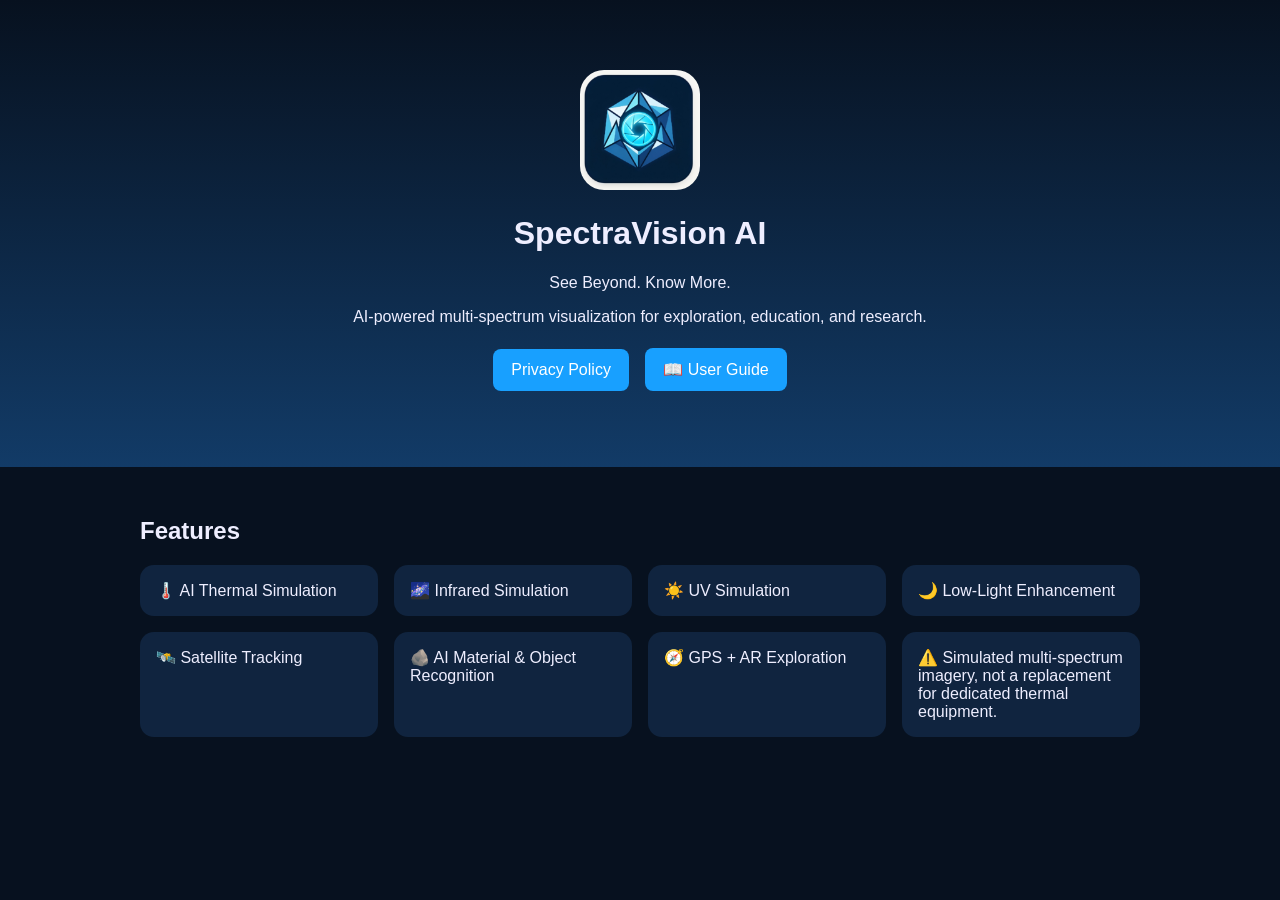
<file: index.html>
<!doctype html><html><head><meta charset='utf-8'><meta name='viewport' content='width=device-width,initial-scale=1'><link rel='stylesheet' href='style.css'><title>SpectraVision AI</title></head><body><header><img src='icon.jpg'><h1>SpectraVision AI</h1><p>See Beyond. Know More.</p><p>AI-powered multi-spectrum visualization for exploration, education, and research.</p><a class='btn' href='privacy.html'>Privacy Policy</a>
<a class='btn' href='user-guide.html'>📖 User Guide</a></header><section><h2>Features</h2><div class='grid'><div class='card'>🌡️ AI Thermal Simulation</div><div class='card'>🌌 Infrared Simulation</div><div class='card'>☀️ UV Simulation</div><div class='card'>🌙 Low-Light Enhancement</div><div class='card'>🛰️ Satellite Tracking</div><div class='card'>🪨 AI Material & Object Recognition</div><div class='card'>🧭 GPS + AR Exploration</div><div class='card'>⚠️ Simulated multi-spectrum imagery, not a replacement for dedicated thermal equipment.</div></div></section></body></html>
</file>
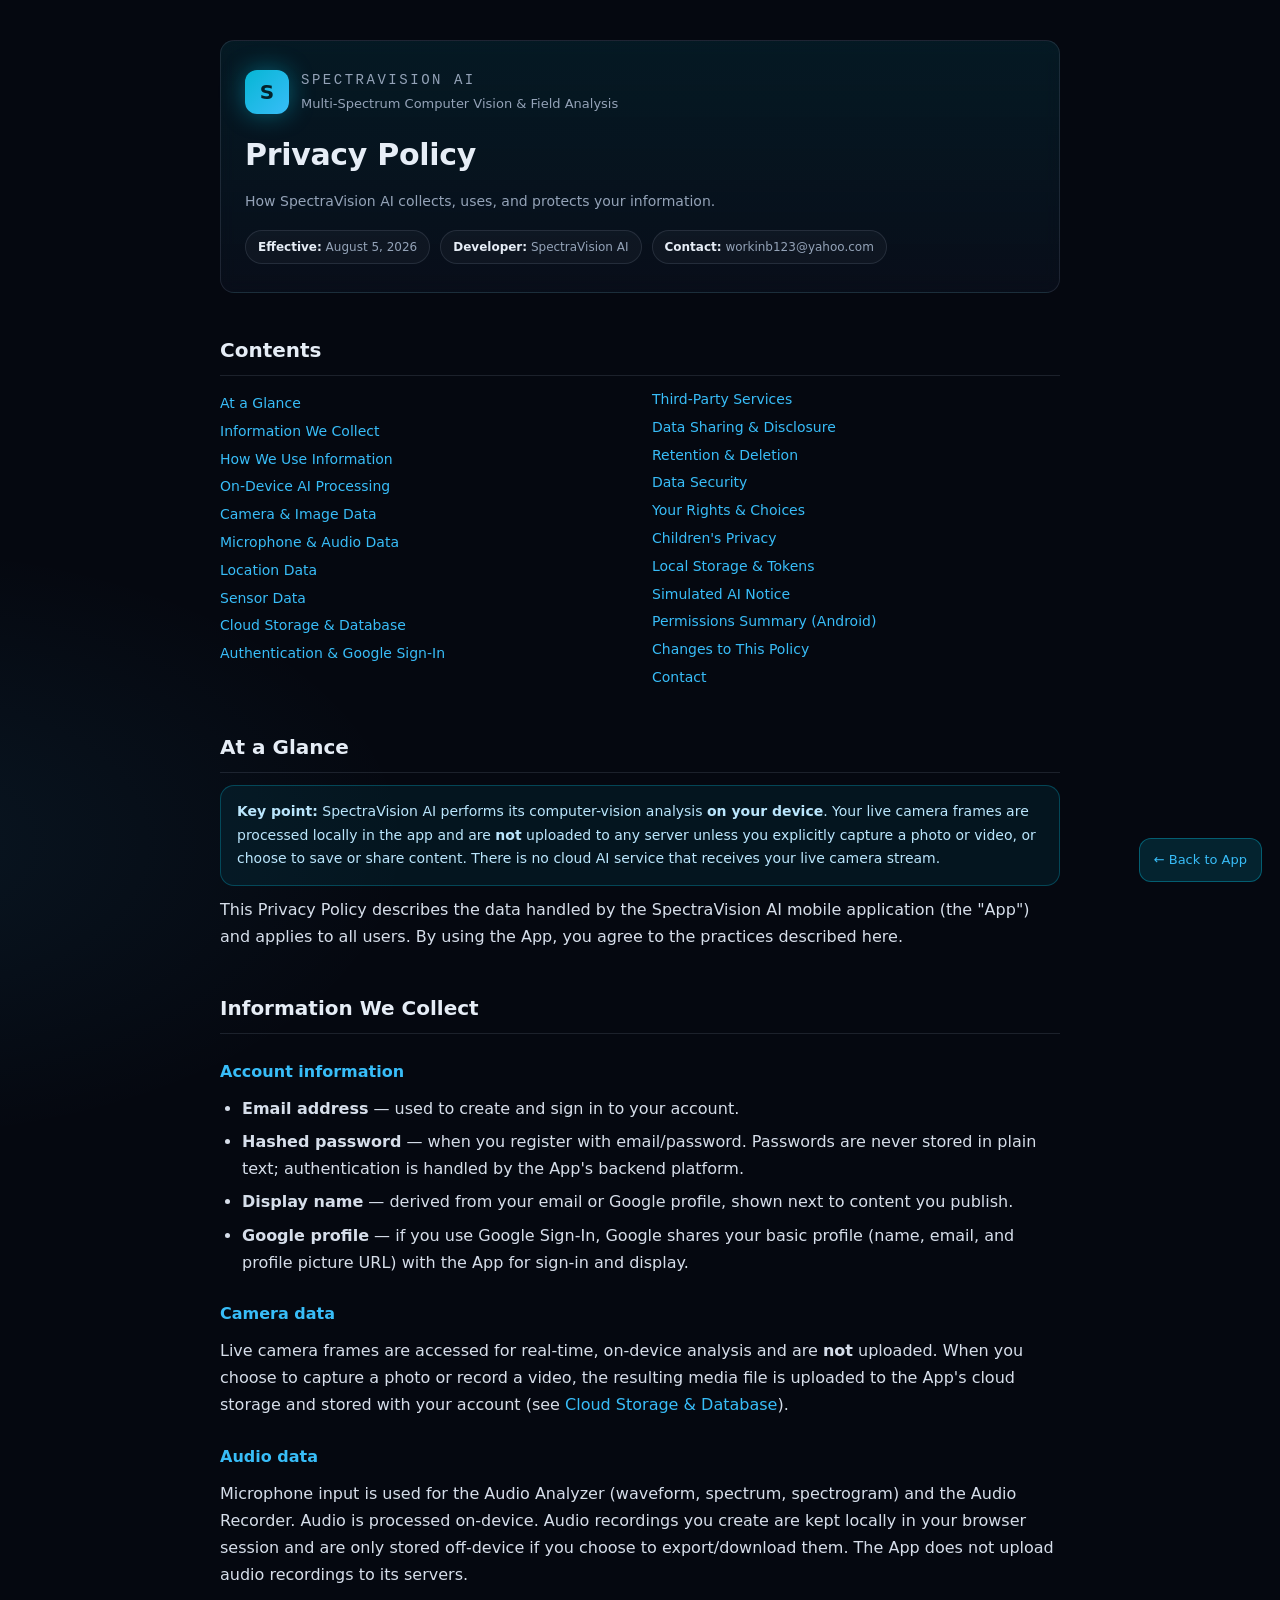
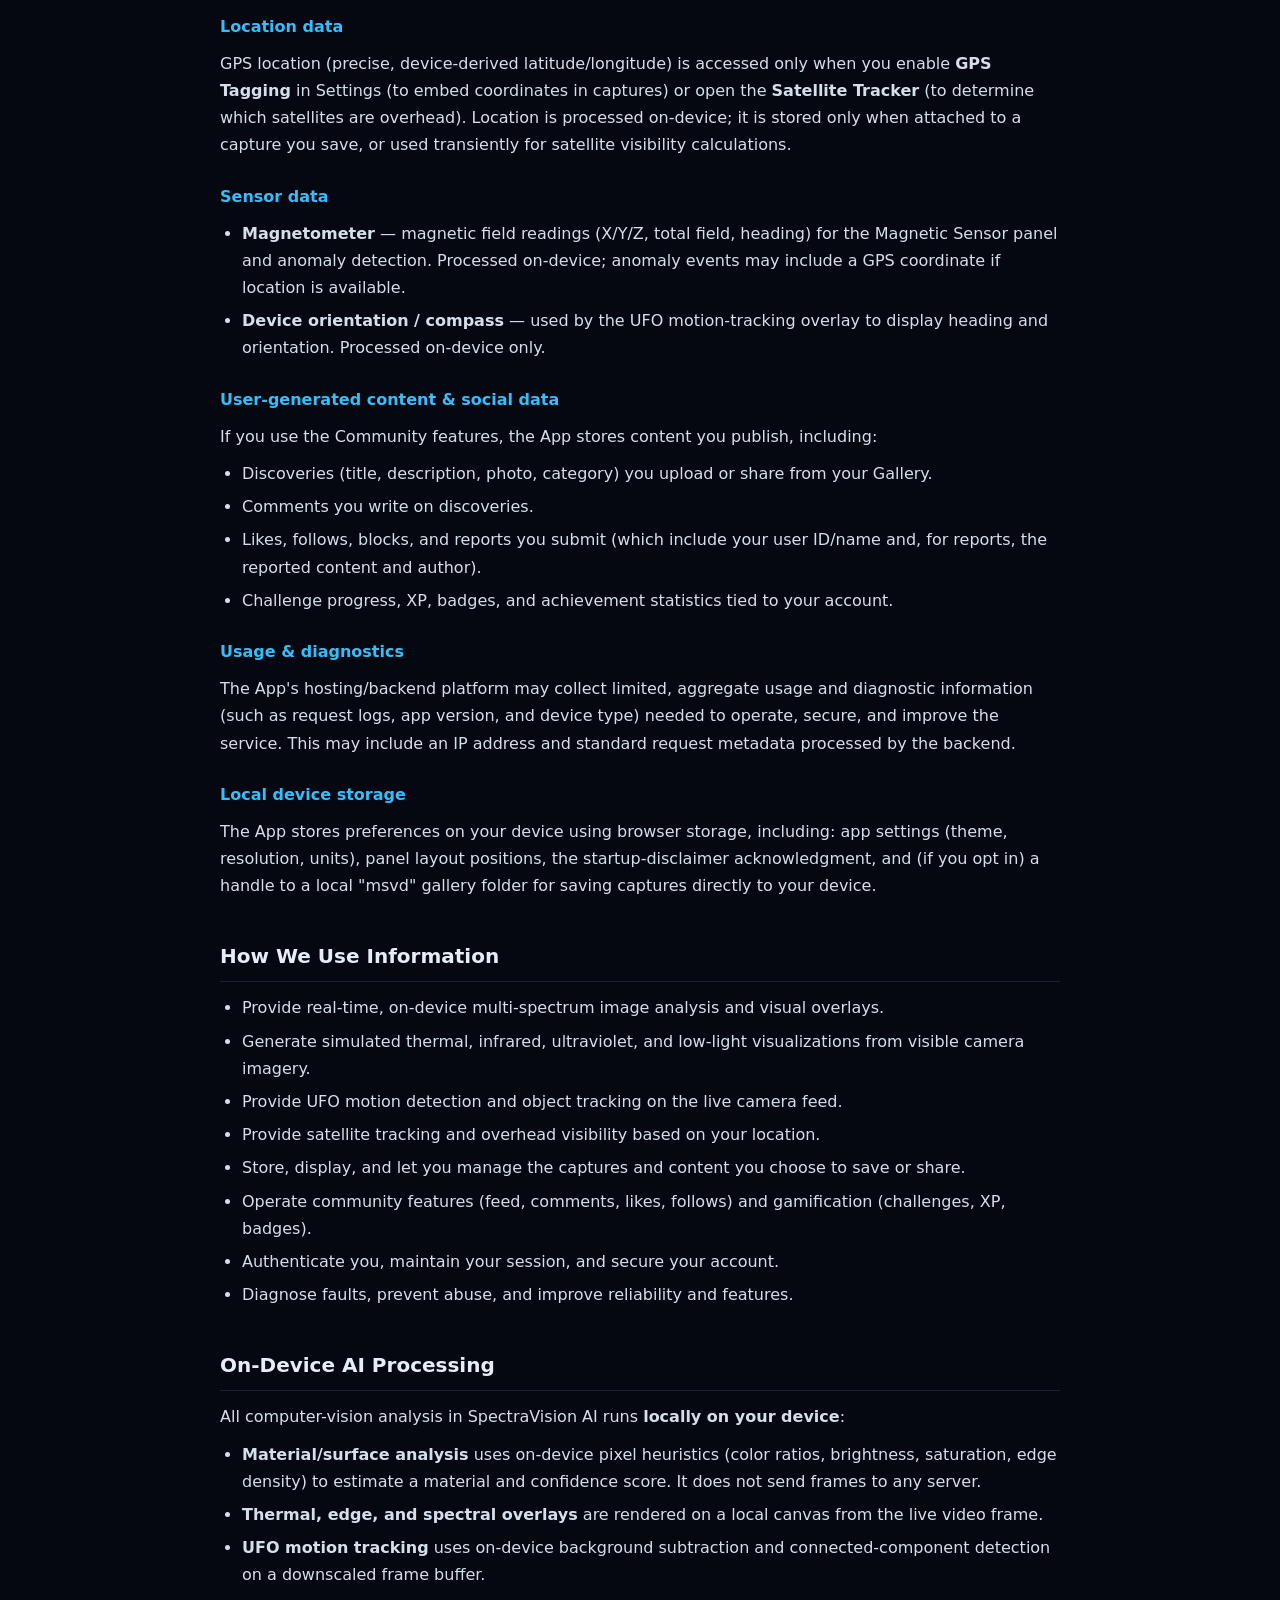
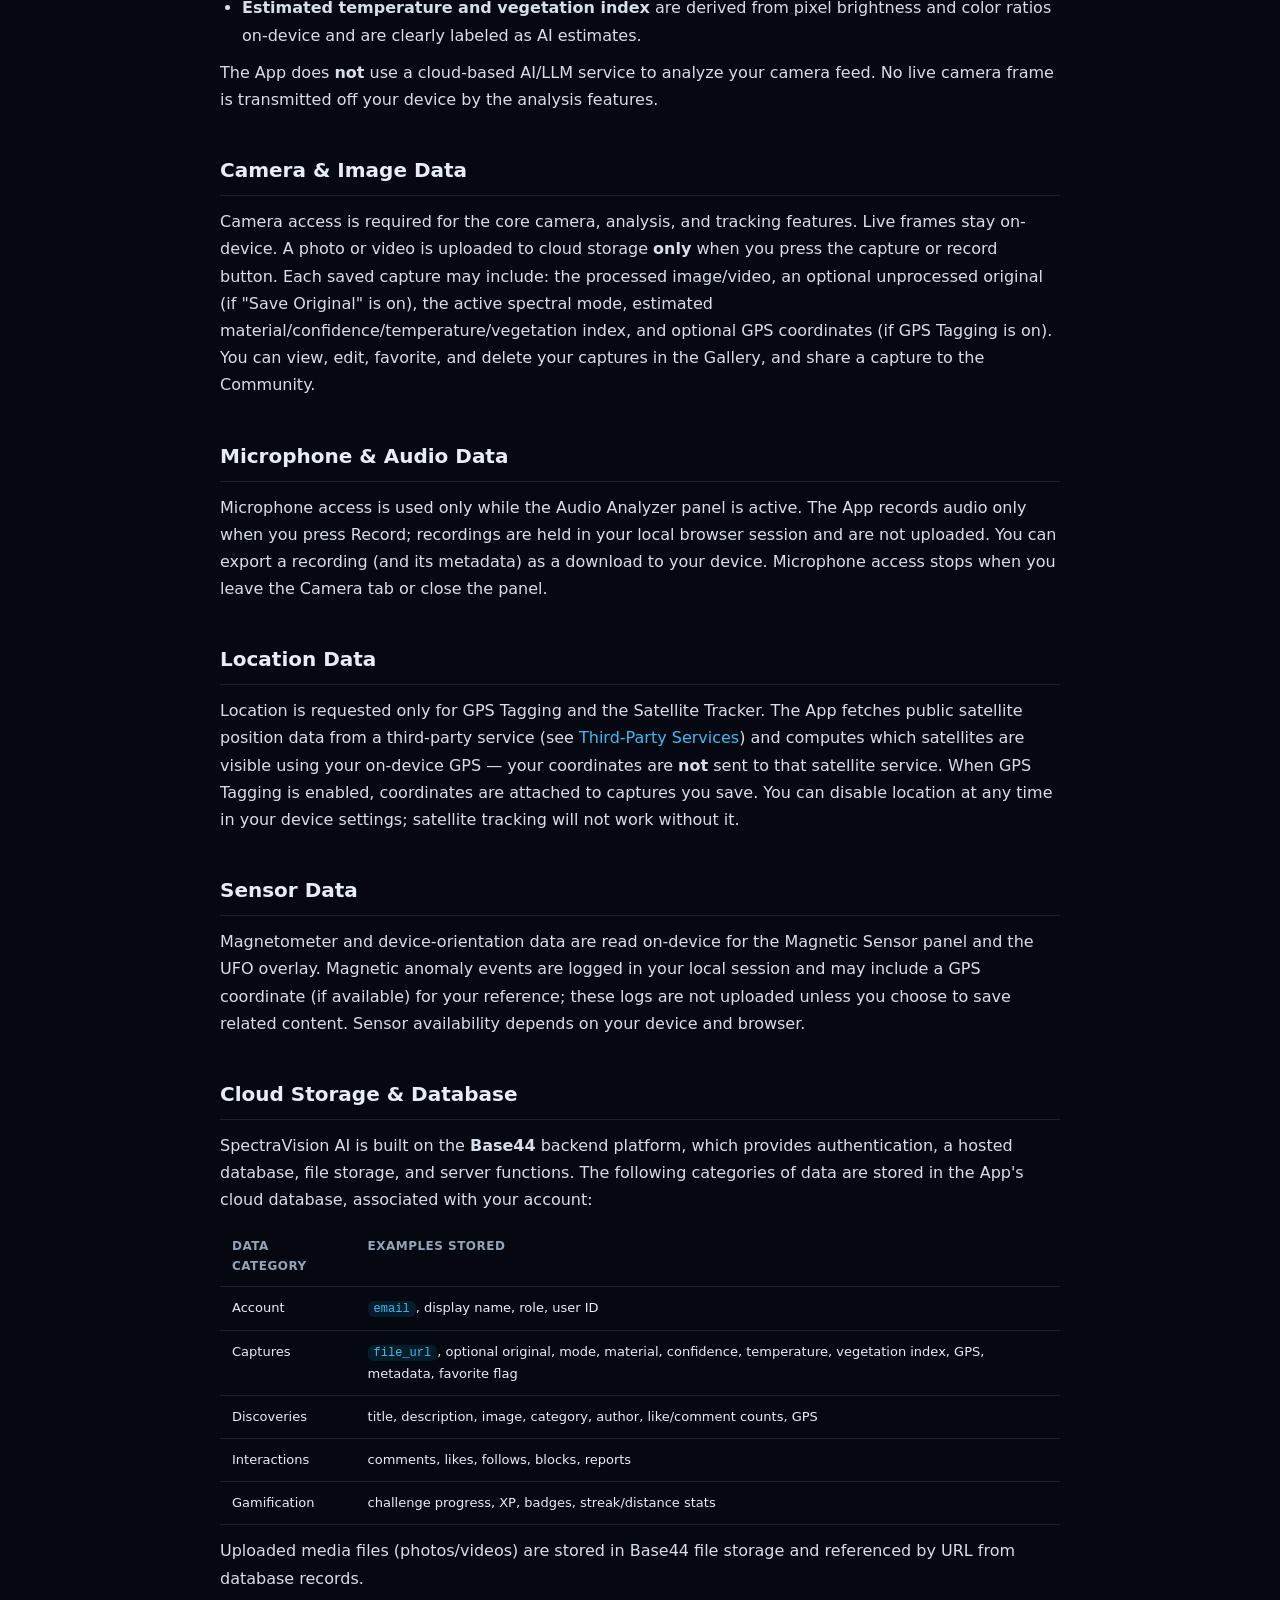
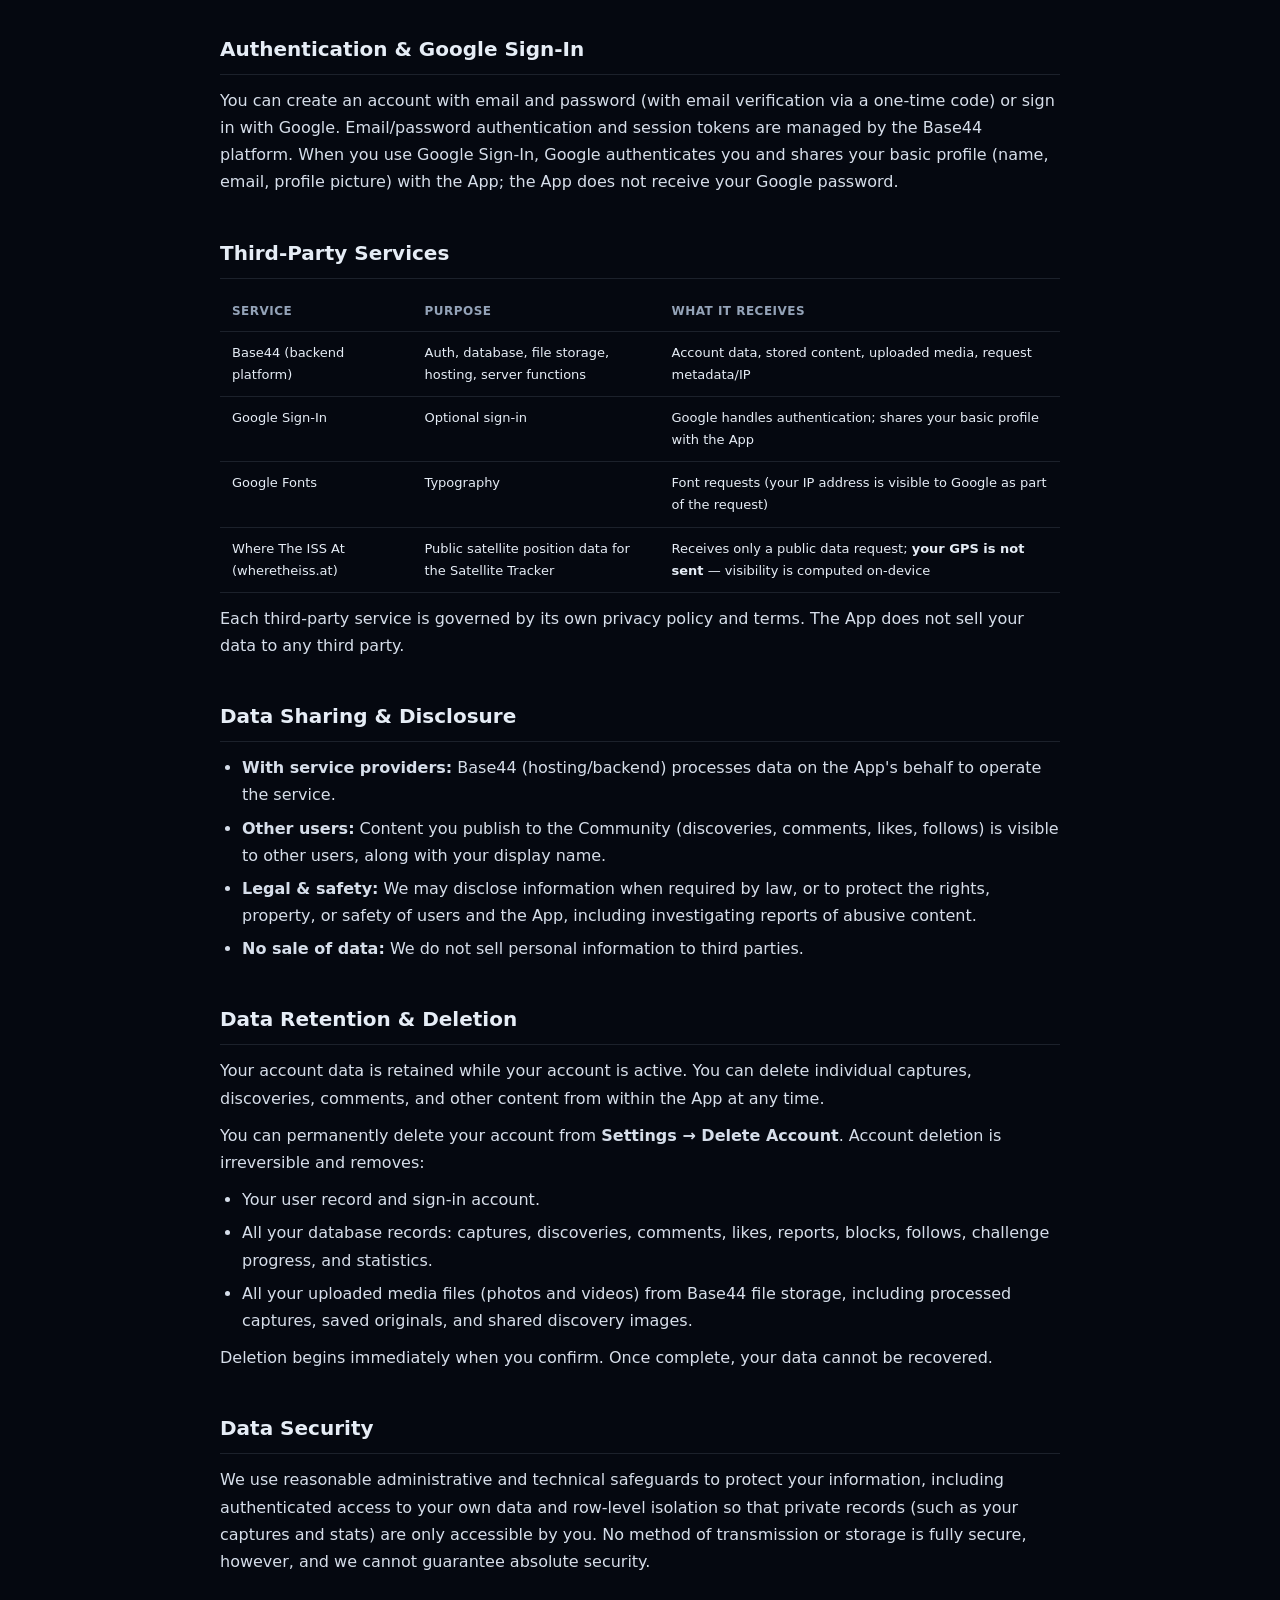
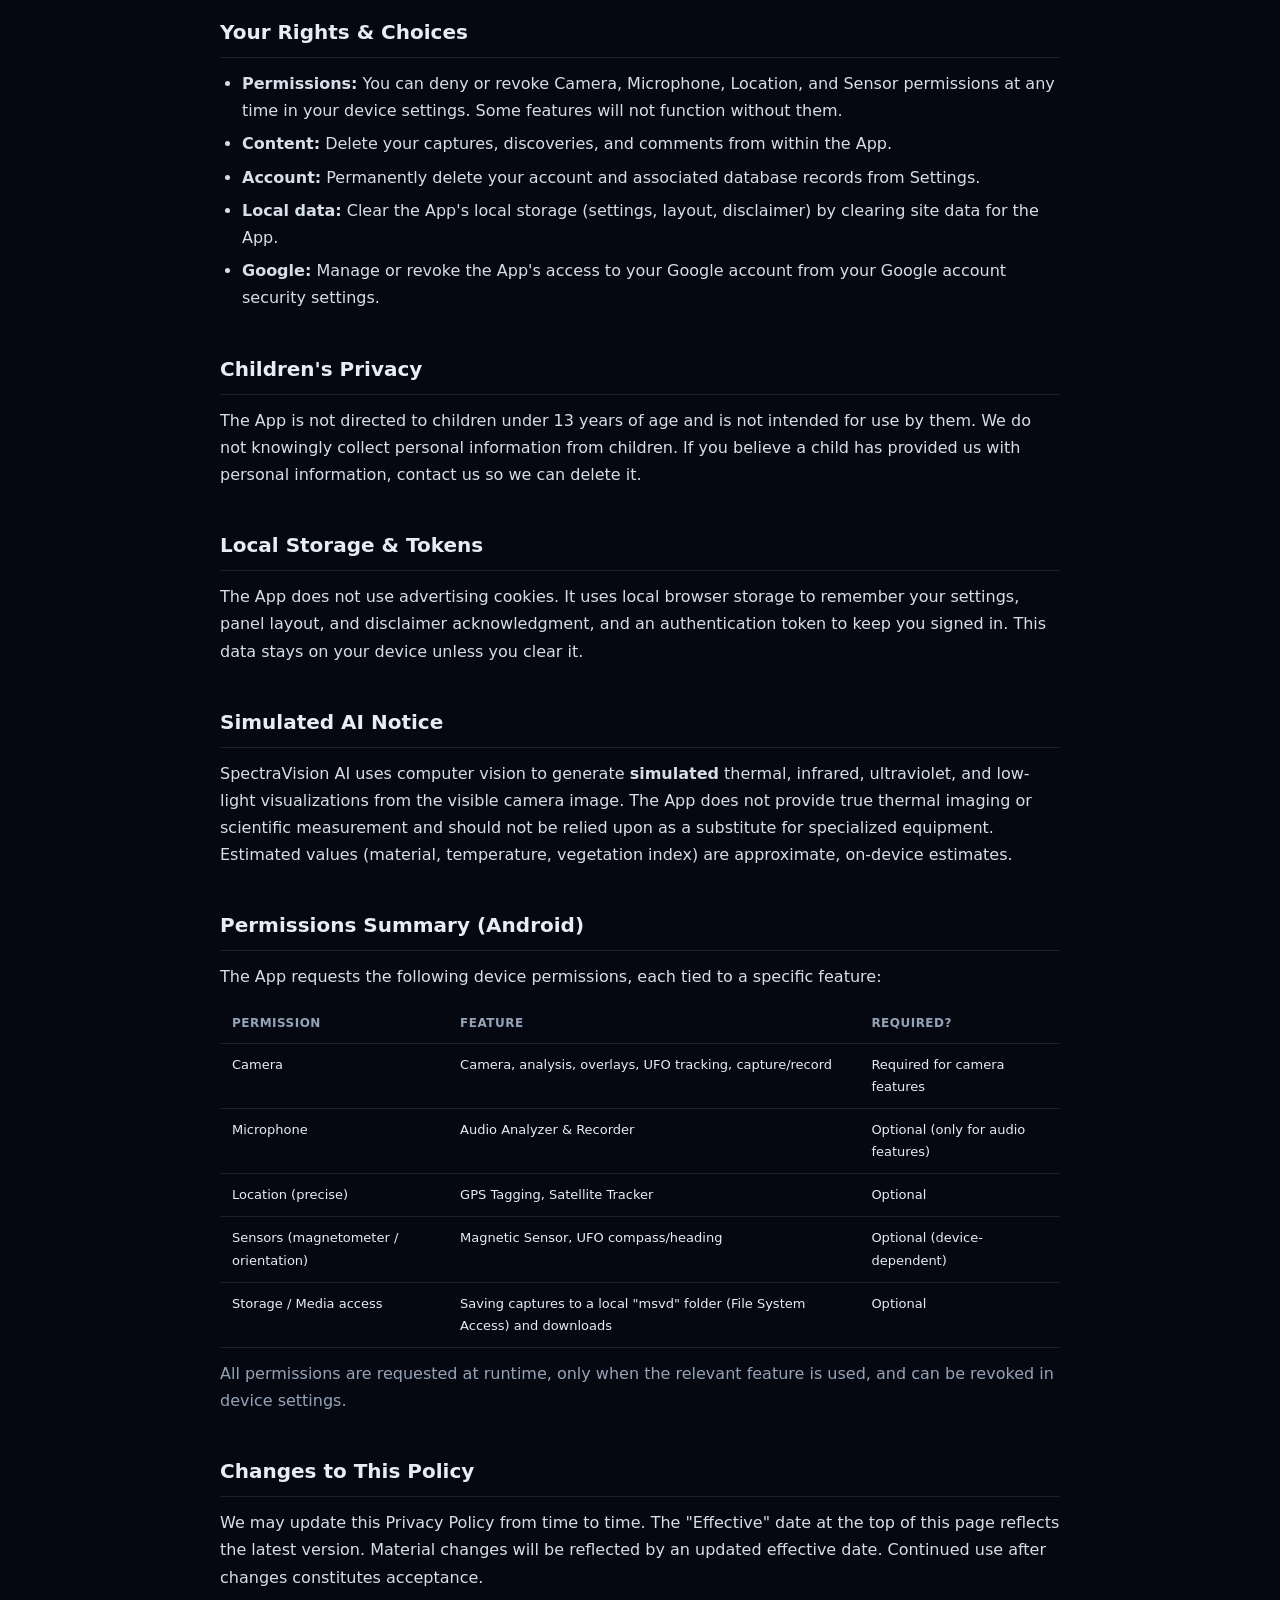
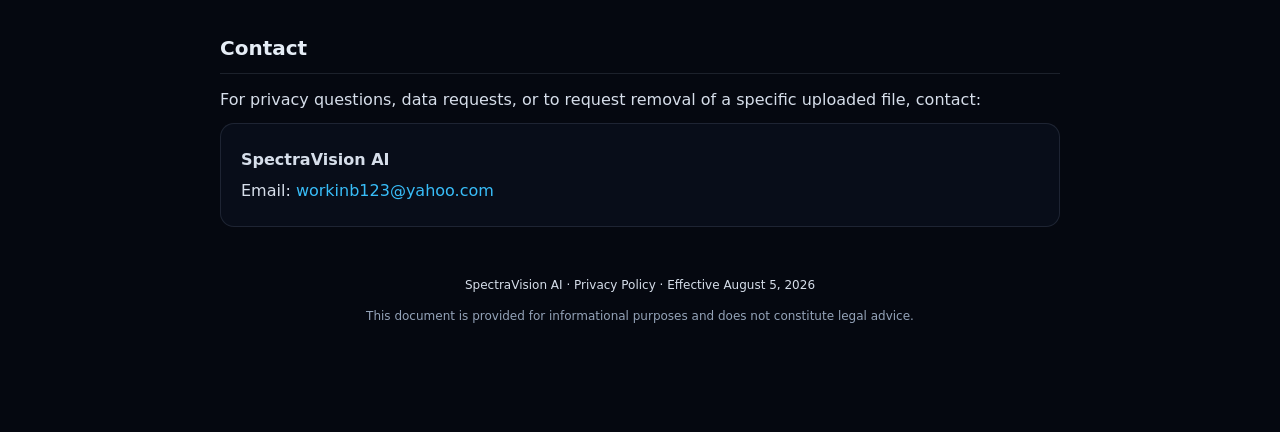
<file: privacy.html>
<!doctype html>
<html lang="en">
<head>
  <meta charset="UTF-8" />
  <meta name="viewport" content="width=device-width, initial-scale=1.0, viewport-fit=cover" />
  <meta name="theme-color" content="#050810" />
  <meta name="description" content="Privacy Policy for SpectraVision AI — a multi-spectrum computer vision and field analysis app." />
  <title>Privacy Policy — SpectraVision AI</title>
  <style>
    :root {
      --bg: #050810;
      --card: #0b1220;
      --fg: #e6edf6;
      --muted: #94a3b8;
      --primary: #06b6d4;
      --primary-2: #38bdf8;
      --emerald: #34d399;
      --amber: #fbbf24;
      --border: rgba(148, 163, 184, 0.16);
      --radius: 14px;
    }
    * { box-sizing: border-box; }
    html, body { margin: 0; padding: 0; }
    body {
      background:
        radial-gradient(1200px 600px at 80% -10%, rgba(6, 182, 212, 0.10), transparent 60%),
        radial-gradient(900px 500px at -10% 10%, rgba(56, 189, 248, 0.08), transparent 60%),
        var(--bg);
      color: var(--fg);
      font-family: "Inter", ui-sans-serif, system-ui, -apple-system, "Segoe UI", Roboto, sans-serif;
      line-height: 1.7;
      -webkit-font-smoothing: antialiased;
      text-rendering: optimizeLegibility;
      padding: env(safe-area-inset-top) env(safe-area-inset-right) env(safe-area-inset-bottom) env(safe-area-inset-left);
    }
    .wrap { max-width: 880px; margin: 0 auto; padding: 40px 20px 96px; }
    header.hero {
      border: 1px solid var(--border);
      background: linear-gradient(180deg, rgba(6, 182, 212, 0.10), rgba(11, 18, 32, 0.6));
      border-radius: var(--radius);
      padding: 28px 24px;
      backdrop-filter: blur(8px);
    }
    .brand { display: flex; align-items: center; gap: 12px; }
    .logo {
      width: 44px; height: 44px; border-radius: 12px;
      background: linear-gradient(135deg, var(--primary), var(--primary-2));
      display: grid; place-items: center; color: #04222a; font-weight: 800; font-size: 20px;
      box-shadow: 0 0 24px rgba(6, 182, 212, 0.45);
    }
    h1 { font-size: clamp(22px, 4vw, 30px); margin: 14px 0 4px; letter-spacing: -0.01em; }
    .subtitle { color: var(--muted); font-size: 14px; }
    .meta { display: flex; flex-wrap: wrap; gap: 10px; margin-top: 16px; }
    .chip {
      font-size: 12px; padding: 6px 12px; border-radius: 999px;
      border: 1px solid var(--border); background: rgba(255,255,255,0.03); color: var(--muted);
    }
    .chip strong { color: var(--fg); }
    h2 {
      font-size: 20px; margin: 40px 0 12px; padding-bottom: 8px;
      border-bottom: 1px solid var(--border); scroll-margin-top: 24px;
    }
    h3 { font-size: 16px; margin: 24px 0 8px; color: var(--primary-2); }
    p { margin: 10px 0; color: #d6deea; }
    ul, ol { margin: 10px 0; padding-left: 22px; }
    li { margin: 6px 0; color: #d6deea; }
    a { color: var(--primary-2); text-decoration: none; }
    a:hover { text-decoration: underline; }
    .grid { display: grid; gap: 12px; }
    .card {
      border: 1px solid var(--border); background: rgba(11, 18, 32, 0.6);
      border-radius: var(--radius); padding: 18px 20px;
    }
    .toc { columns: 2; column-gap: 24px; }
    .toc a { display: block; margin: 4px 0; font-size: 14px; }
    @media (max-width: 640px) { .toc { columns: 1; } }
    table { width: 100%; border-collapse: collapse; margin: 12px 0; font-size: 13px; }
    th, td { text-align: left; padding: 10px 12px; border-bottom: 1px solid var(--border); vertical-align: top; }
    th { color: var(--muted); font-weight: 600; font-size: 12px; text-transform: uppercase; letter-spacing: 0.04em; }
    td code { background: rgba(6,182,212,0.12); color: var(--primary-2); padding: 1px 6px; border-radius: 6px; font-size: 12px; }
    .pill { display: inline-block; font-size: 11px; padding: 2px 8px; border-radius: 999px; border: 1px solid var(--border); }
    .yes { color: var(--emerald); }
    .no { color: var(--muted); }
    .warn {
      border: 1px solid rgba(251, 191, 36, 0.35); background: rgba(251, 191, 36, 0.08);
      border-radius: var(--radius); padding: 14px 16px; color: #fde68a; font-size: 14px;
    }
    .note {
      border: 1px solid rgba(6, 182, 212, 0.30); background: rgba(6, 182, 212, 0.08);
      border-radius: var(--radius); padding: 14px 16px; color: #bae6fd; font-size: 14px;
    }
    .muted { color: var(--muted); }
    .mono { font-family: ui-monospace, "JetBrains Mono", Menlo, monospace; }
    footer { margin-top: 48px; color: var(--muted); font-size: 12px; text-align: center; }
    .back { position: fixed; right: 18px; bottom: 18px; }
    .back a {
      display: inline-flex; align-items: center; gap: 6px;
      background: rgba(6, 182, 212, 0.16); border: 1px solid rgba(6, 182, 212, 0.4);
      color: var(--primary-2); padding: 10px 14px; border-radius: 12px; font-size: 13px;
    }
  </style>
</head>
<body>
  <div class="wrap">
    <header class="hero">
      <div class="brand">
        <div class="logo">S</div>
        <div>
          <div class="subtitle mono" style="letter-spacing:0.18em">SPECTRAVISION AI</div>
          <div style="font-size:13px;color:var(--muted)">Multi-Spectrum Computer Vision &amp; Field Analysis</div>
        </div>
      </div>
      <h1>Privacy Policy</h1>
      <p class="subtitle">How SpectraVision AI collects, uses, and protects your information.</p>
      <div class="meta">
        <span class="chip"><strong>Effective:</strong> August 5, 2026</span>
        <span class="chip"><strong>Developer:</strong> SpectraVision AI</span>
        <span class="chip"><strong>Contact:</strong> workinb123@yahoo.com</span>
      </div>
    </header>

    <h2 id="toc">Contents</h2>
    <nav class="toc">
      <a href__="#summary">At a Glance</a>
      <a href__="#collect">Information We Collect</a>
      <a href__="#use">How We Use Information</a>
      <a href__="#ondevice">On-Device AI Processing</a>
      <a href__="#camera">Camera &amp; Image Data</a>
      <a href__="#audio">Microphone &amp; Audio Data</a>
      <a href__="#location">Location Data</a>
      <a href__="#sensors">Sensor Data</a>
      <a href__="#storage">Cloud Storage &amp; Database</a>
      <a href__="#auth">Authentication &amp; Google Sign-In</a>
      <a href__="#third">Third-Party Services</a>
      <a href__="#sharing">Data Sharing &amp; Disclosure</a>
      <a href__="#retention">Retention &amp; Deletion</a>
      <a href__="#security">Data Security</a>
      <a href__="#rights">Your Rights &amp; Choices</a>
      <a href__="#children">Children's Privacy</a>
      <a href__="#cookies">Local Storage &amp; Tokens</a>
      <a href__="#simulated">Simulated AI Notice</a>
      <a href__="#permissions">Permissions Summary (Android)</a>
      <a href__="#changes">Changes to This Policy</a>
      <a href__="#contact">Contact</a>
    </nav>

    <h2 id="summary">At a Glance</h2>
    <div class="note">
      <strong>Key point:</strong> SpectraVision AI performs its computer-vision analysis
      <strong>on your device</strong>. Your live camera frames are processed locally in the app and are
      <strong>not</strong> uploaded to any server unless you explicitly capture a photo or video, or
      choose to save or share content. There is no cloud AI service that receives your live camera stream.
    </div>
    <p>This Privacy Policy describes the data handled by the SpectraVision AI mobile application (the "App") and applies to all users. By using the App, you agree to the practices described here.</p>

    <h2 id="collect">Information We Collect</h2>

    <h3>Account information</h3>
    <ul>
      <li><strong>Email address</strong> — used to create and sign in to your account.</li>
      <li><strong>Hashed password</strong> — when you register with email/password. Passwords are never stored in plain text; authentication is handled by the App's backend platform.</li>
      <li><strong>Display name</strong> — derived from your email or Google profile, shown next to content you publish.</li>
      <li><strong>Google profile</strong> — if you use Google Sign-In, Google shares your basic profile (name, email, and profile picture URL) with the App for sign-in and display.</li>
    </ul>

    <h3>Camera data</h3>
    <p>Live camera frames are accessed for real-time, on-device analysis and are <strong>not</strong> uploaded. When you choose to capture a photo or record a video, the resulting media file is uploaded to the App's cloud storage and stored with your account (see <a href__="#storage">Cloud Storage &amp; Database</a>).</p>

    <h3>Audio data</h3>
    <p>Microphone input is used for the Audio Analyzer (waveform, spectrum, spectrogram) and the Audio Recorder. Audio is processed on-device. Audio recordings you create are kept locally in your browser session and are only stored off-device if you choose to export/download them. The App does not upload audio recordings to its servers.</p>

    <h3>Location data</h3>
    <p>GPS location (precise, device-derived latitude/longitude) is accessed only when you enable <strong>GPS Tagging</strong> in Settings (to embed coordinates in captures) or open the <strong>Satellite Tracker</strong> (to determine which satellites are overhead). Location is processed on-device; it is stored only when attached to a capture you save, or used transiently for satellite visibility calculations.</p>

    <h3>Sensor data</h3>
    <ul>
      <li><strong>Magnetometer</strong> — magnetic field readings (X/Y/Z, total field, heading) for the Magnetic Sensor panel and anomaly detection. Processed on-device; anomaly events may include a GPS coordinate if location is available.</li>
      <li><strong>Device orientation / compass</strong> — used by the UFO motion-tracking overlay to display heading and orientation. Processed on-device only.</li>
    </ul>

    <h3>User-generated content &amp; social data</h3>
    <p>If you use the Community features, the App stores content you publish, including:</p>
    <ul>
      <li>Discoveries (title, description, photo, category) you upload or share from your Gallery.</li>
      <li>Comments you write on discoveries.</li>
      <li>Likes, follows, blocks, and reports you submit (which include your user ID/name and, for reports, the reported content and author).</li>
      <li>Challenge progress, XP, badges, and achievement statistics tied to your account.</li>
    </ul>

    <h3>Usage &amp; diagnostics</h3>
    <p>The App's hosting/backend platform may collect limited, aggregate usage and diagnostic information (such as request logs, app version, and device type) needed to operate, secure, and improve the service. This may include an IP address and standard request metadata processed by the backend.</p>

    <h3>Local device storage</h3>
    <p>The App stores preferences on your device using browser storage, including: app settings (theme, resolution, units), panel layout positions, the startup-disclaimer acknowledgment, and (if you opt in) a handle to a local "msvd" gallery folder for saving captures directly to your device.</p>

    <h2 id="use">How We Use Information</h2>
    <ul>
      <li>Provide real-time, on-device multi-spectrum image analysis and visual overlays.</li>
      <li>Generate simulated thermal, infrared, ultraviolet, and low-light visualizations from visible camera imagery.</li>
      <li>Provide UFO motion detection and object tracking on the live camera feed.</li>
      <li>Provide satellite tracking and overhead visibility based on your location.</li>
      <li>Store, display, and let you manage the captures and content you choose to save or share.</li>
      <li>Operate community features (feed, comments, likes, follows) and gamification (challenges, XP, badges).</li>
      <li>Authenticate you, maintain your session, and secure your account.</li>
      <li>Diagnose faults, prevent abuse, and improve reliability and features.</li>
    </ul>

    <h2 id="ondevice">On-Device AI Processing</h2>
    <p>All computer-vision analysis in SpectraVision AI runs <strong>locally on your device</strong>:</p>
    <ul>
      <li><strong>Material/surface analysis</strong> uses on-device pixel heuristics (color ratios, brightness, saturation, edge density) to estimate a material and confidence score. It does not send frames to any server.</li>
      <li><strong>Thermal, edge, and spectral overlays</strong> are rendered on a local canvas from the live video frame.</li>
      <li><strong>UFO motion tracking</strong> uses on-device background subtraction and connected-component detection on a downscaled frame buffer.</li>
      <li><strong>Estimated temperature and vegetation index</strong> are derived from pixel brightness and color ratios on-device and are clearly labeled as AI estimates.</li>
    </ul>
    <p>The App does <strong>not</strong> use a cloud-based AI/LLM service to analyze your camera feed. No live camera frame is transmitted off your device by the analysis features.</p>

    <h2 id="camera">Camera &amp; Image Data</h2>
    <p>Camera access is required for the core camera, analysis, and tracking features. Live frames stay on-device. A photo or video is uploaded to cloud storage <strong>only</strong> when you press the capture or record button. Each saved capture may include: the processed image/video, an optional unprocessed original (if "Save Original" is on), the active spectral mode, estimated material/confidence/temperature/vegetation index, and optional GPS coordinates (if GPS Tagging is on). You can view, edit, favorite, and delete your captures in the Gallery, and share a capture to the Community.</p>

    <h2 id="audio">Microphone &amp; Audio Data</h2>
    <p>Microphone access is used only while the Audio Analyzer panel is active. The App records audio only when you press Record; recordings are held in your local browser session and are not uploaded. You can export a recording (and its metadata) as a download to your device. Microphone access stops when you leave the Camera tab or close the panel.</p>

    <h2 id="location">Location Data</h2>
    <p>Location is requested only for GPS Tagging and the Satellite Tracker. The App fetches public satellite position data from a third-party service (see <a href__="#third">Third-Party Services</a>) and computes which satellites are visible using your on-device GPS — your coordinates are <strong>not</strong> sent to that satellite service. When GPS Tagging is enabled, coordinates are attached to captures you save. You can disable location at any time in your device settings; satellite tracking will not work without it.</p>

    <h2 id="sensors">Sensor Data</h2>
    <p>Magnetometer and device-orientation data are read on-device for the Magnetic Sensor panel and the UFO overlay. Magnetic anomaly events are logged in your local session and may include a GPS coordinate (if available) for your reference; these logs are not uploaded unless you choose to save related content. Sensor availability depends on your device and browser.</p>

    <h2 id="storage">Cloud Storage &amp; Database</h2>
    <p>SpectraVision AI is built on the <strong>Base44</strong> backend platform, which provides authentication, a hosted database, file storage, and server functions. The following categories of data are stored in the App's cloud database, associated with your account:</p>
    <table>
      <thead><tr><th>Data category</th><th>Examples stored</th></tr></thead>
      <tbody>
        <tr><td>Account</td><td><code>email</code>, display name, role, user ID</td></tr>
        <tr><td>Captures</td><td><code>file_url</code>, optional original, mode, material, confidence, temperature, vegetation index, GPS, metadata, favorite flag</td></tr>
        <tr><td>Discoveries</td><td>title, description, image, category, author, like/comment counts, GPS</td></tr>
        <tr><td>Interactions</td><td>comments, likes, follows, blocks, reports</td></tr>
        <tr><td>Gamification</td><td>challenge progress, XP, badges, streak/distance stats</td></tr>
      </tbody>
    </table>
    <p>Uploaded media files (photos/videos) are stored in Base44 file storage and referenced by URL from database records.</p>

    <h2 id="auth">Authentication &amp; Google Sign-In</h2>
    <p>You can create an account with email and password (with email verification via a one-time code) or sign in with Google. Email/password authentication and session tokens are managed by the Base44 platform. When you use Google Sign-In, Google authenticates you and shares your basic profile (name, email, profile picture) with the App; the App does not receive your Google password.</p>

    <h2 id="third">Third-Party Services</h2>
    <table>
      <thead><tr><th>Service</th><th>Purpose</th><th>What it receives</th></tr></thead>
      <tbody>
        <tr><td>Base44 (backend platform)</td><td>Auth, database, file storage, hosting, server functions</td><td>Account data, stored content, uploaded media, request metadata/IP</td></tr>
        <tr><td>Google Sign-In</td><td>Optional sign-in</td><td>Google handles authentication; shares your basic profile with the App</td></tr>
        <tr><td>Google Fonts</td><td>Typography</td><td>Font requests (your IP address is visible to Google as part of the request)</td></tr>
        <tr><td>Where The ISS At (wheretheiss.at)</td><td>Public satellite position data for the Satellite Tracker</td><td>Receives only a public data request; <strong>your GPS is not sent</strong> — visibility is computed on-device</td></tr>
      </tbody>
    </table>
    <p>Each third-party service is governed by its own privacy policy and terms. The App does not sell your data to any third party.</p>

    <h2 id="sharing">Data Sharing &amp; Disclosure</h2>
    <ul>
      <li><strong>With service providers:</strong> Base44 (hosting/backend) processes data on the App's behalf to operate the service.</li>
      <li><strong>Other users:</strong> Content you publish to the Community (discoveries, comments, likes, follows) is visible to other users, along with your display name.</li>
      <li><strong>Legal &amp; safety:</strong> We may disclose information when required by law, or to protect the rights, property, or safety of users and the App, including investigating reports of abusive content.</li>
      <li><strong>No sale of data:</strong> We do not sell personal information to third parties.</li>
    </ul>

    <h2 id="retention">Data Retention &amp; Deletion</h2>
    <p>Your account data is retained while your account is active. You can delete individual captures, discoveries, comments, and other content from within the App at any time.</p>
    <p>You can permanently delete your account from <strong>Settings → Delete Account</strong>. Account deletion is irreversible and removes:</p>
    <ul>
      <li>Your user record and sign-in account.</li>
      <li>All your database records: captures, discoveries, comments, likes, reports, blocks, follows, challenge progress, and statistics.</li>
      <li>All your uploaded media files (photos and videos) from Base44 file storage, including processed captures, saved originals, and shared discovery images.</li>
    </ul>
    <p>Deletion begins immediately when you confirm. Once complete, your data cannot be recovered.</p>

    <h2 id="security">Data Security</h2>
    <p>We use reasonable administrative and technical safeguards to protect your information, including authenticated access to your own data and row-level isolation so that private records (such as your captures and stats) are only accessible by you. No method of transmission or storage is fully secure, however, and we cannot guarantee absolute security.</p>

    <h2 id="rights">Your Rights &amp; Choices</h2>
    <ul>
      <li><strong>Permissions:</strong> You can deny or revoke Camera, Microphone, Location, and Sensor permissions at any time in your device settings. Some features will not function without them.</li>
      <li><strong>Content:</strong> Delete your captures, discoveries, and comments from within the App.</li>
      <li><strong>Account:</strong> Permanently delete your account and associated database records from Settings.</li>
      <li><strong>Local data:</strong> Clear the App's local storage (settings, layout, disclaimer) by clearing site data for the App.</li>
      <li><strong>Google:</strong> Manage or revoke the App's access to your Google account from your Google account security settings.</li>
    </ul>

    <h2 id="children">Children's Privacy</h2>
    <p>The App is not directed to children under 13 years of age and is not intended for use by them. We do not knowingly collect personal information from children. If you believe a child has provided us with personal information, contact us so we can delete it.</p>

    <h2 id="cookies">Local Storage &amp; Tokens</h2>
    <p>The App does not use advertising cookies. It uses local browser storage to remember your settings, panel layout, and disclaimer acknowledgment, and an authentication token to keep you signed in. This data stays on your device unless you clear it.</p>

    <h2 id="simulated">Simulated AI Notice</h2>
    <p>SpectraVision AI uses computer vision to generate <strong>simulated</strong> thermal, infrared, ultraviolet, and low-light visualizations from the visible camera image. The App does not provide true thermal imaging or scientific measurement and should not be relied upon as a substitute for specialized equipment. Estimated values (material, temperature, vegetation index) are approximate, on-device estimates.</p>

    <h2 id="permissions">Permissions Summary (Android)</h2>
    <p>The App requests the following device permissions, each tied to a specific feature:</p>
    <table>
      <thead><tr><th>Permission</th><th>Feature</th><th>Required?</th></tr></thead>
      <tbody>
        <tr><td>Camera</td><td>Camera, analysis, overlays, UFO tracking, capture/record</td><td>Required for camera features</td></tr>
        <tr><td>Microphone</td><td>Audio Analyzer &amp; Recorder</td><td>Optional (only for audio features)</td></tr>
        <tr><td>Location (precise)</td><td>GPS Tagging, Satellite Tracker</td><td>Optional</td></tr>
        <tr><td>Sensors (magnetometer / orientation)</td><td>Magnetic Sensor, UFO compass/heading</td><td>Optional (device-dependent)</td></tr>
        <tr><td>Storage / Media access</td><td>Saving captures to a local "msvd" folder (File System Access) and downloads</td><td>Optional</td></tr>
      </tbody>
    </table>
    <p class="muted">All permissions are requested at runtime, only when the relevant feature is used, and can be revoked in device settings.</p>

    <h2 id="changes">Changes to This Policy</h2>
    <p>We may update this Privacy Policy from time to time. The "Effective" date at the top of this page reflects the latest version. Material changes will be reflected by an updated effective date. Continued use after changes constitutes acceptance.</p>

    <h2 id="contact">Contact</h2>
    <p>For privacy questions, data requests, or to request removal of a specific uploaded file, contact:</p>
    <div class="card">
      <p style="margin:4px 0"><strong>SpectraVision AI</strong></p>
      <p style="margin:4px 0">Email: <a href__="mailto:workinb123@yahoo.com">workinb123@yahoo.com</a></p>
    </div>

    <footer>
      <p>SpectraVision AI · Privacy Policy · Effective August 5, 2026</p>
      <p class="muted">This document is provided for informational purposes and does not constitute legal advice.</p>
    </footer>
  </div>

  <div class="back"><a href__="/">← Back to App</a></div>
</body>
</html>
</file>
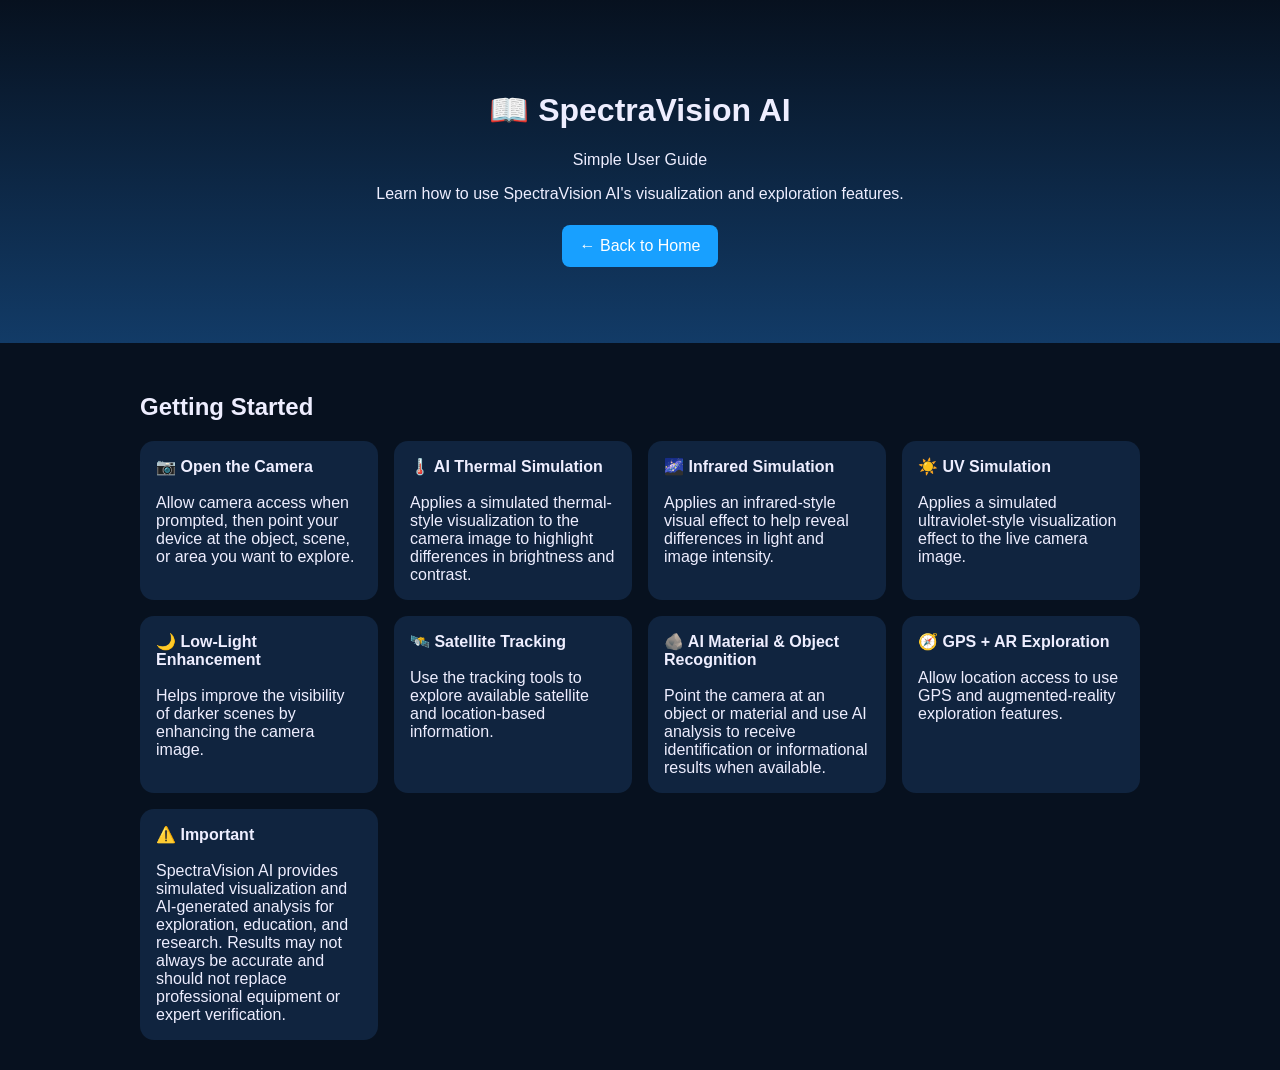
<file: user-guide.html>
<!doctype html>
<html>
<head>
<meta charset="utf-8">
<meta name="viewport" content="width=device-width,initial-scale=1">
<link rel="stylesheet" href="style.css">
<title>SpectraVision AI - User Guide</title>
</head>
<body>
<header>
<h1>📖 SpectraVision AI</h1>
<p>Simple User Guide</p>
<p>Learn how to use SpectraVision AI's visualization and exploration features.</p>
<a class="btn" href="index.html">← Back to Home</a>
</header>

<section>
<h2>Getting Started</h2>
<div class="grid">

<div class="card">
<strong>📷 Open the Camera</strong><br><br>
Allow camera access when prompted, then point your device at the object, scene, or area you want to explore.
</div>

<div class="card">
<strong>🌡️ AI Thermal Simulation</strong><br><br>
Applies a simulated thermal-style visualization to the camera image to highlight differences in brightness and contrast.
</div>

<div class="card">
<strong>🌌 Infrared Simulation</strong><br><br>
Applies an infrared-style visual effect to help reveal differences in light and image intensity.
</div>

<div class="card">
<strong>☀️ UV Simulation</strong><br><br>
Applies a simulated ultraviolet-style visualization effect to the live camera image.
</div>

<div class="card">
<strong>🌙 Low-Light Enhancement</strong><br><br>
Helps improve the visibility of darker scenes by enhancing the camera image.
</div>

<div class="card">
<strong>🛰️ Satellite Tracking</strong><br><br>
Use the tracking tools to explore available satellite and location-based information.
</div>

<div class="card">
<strong>🪨 AI Material &amp; Object Recognition</strong><br><br>
Point the camera at an object or material and use AI analysis to receive identification or informational results when available.
</div>

<div class="card">
<strong>🧭 GPS + AR Exploration</strong><br><br>
Allow location access to use GPS and augmented-reality exploration features.
</div>

<div class="card">
<strong>⚠️ Important</strong><br><br>
SpectraVision AI provides simulated visualization and AI-generated analysis for exploration, education, and research. Results may not always be accurate and should not replace professional equipment or expert verification.
</div>

</div>
</section>
</body>
</html>
</file>
<file: style.css>
body{margin:0;font-family:Arial;background:#07111f;color:#eef}header{padding:70px;text-align:center;background:linear-gradient(#07111f,#123b67)}img{width:120px;border-radius:24px}section{max-width:1000px;margin:auto;padding:30px}.grid{display:grid;grid-template-columns:repeat(auto-fit,minmax(220px,1fr));gap:16px}.card{background:#10243f;padding:16px;border-radius:14px}a.btn{display:inline-block;background:#18a0ff;color:#fff;padding:12px 18px;border-radius:8px;text-decoration:none;margin:6px}
</file>
